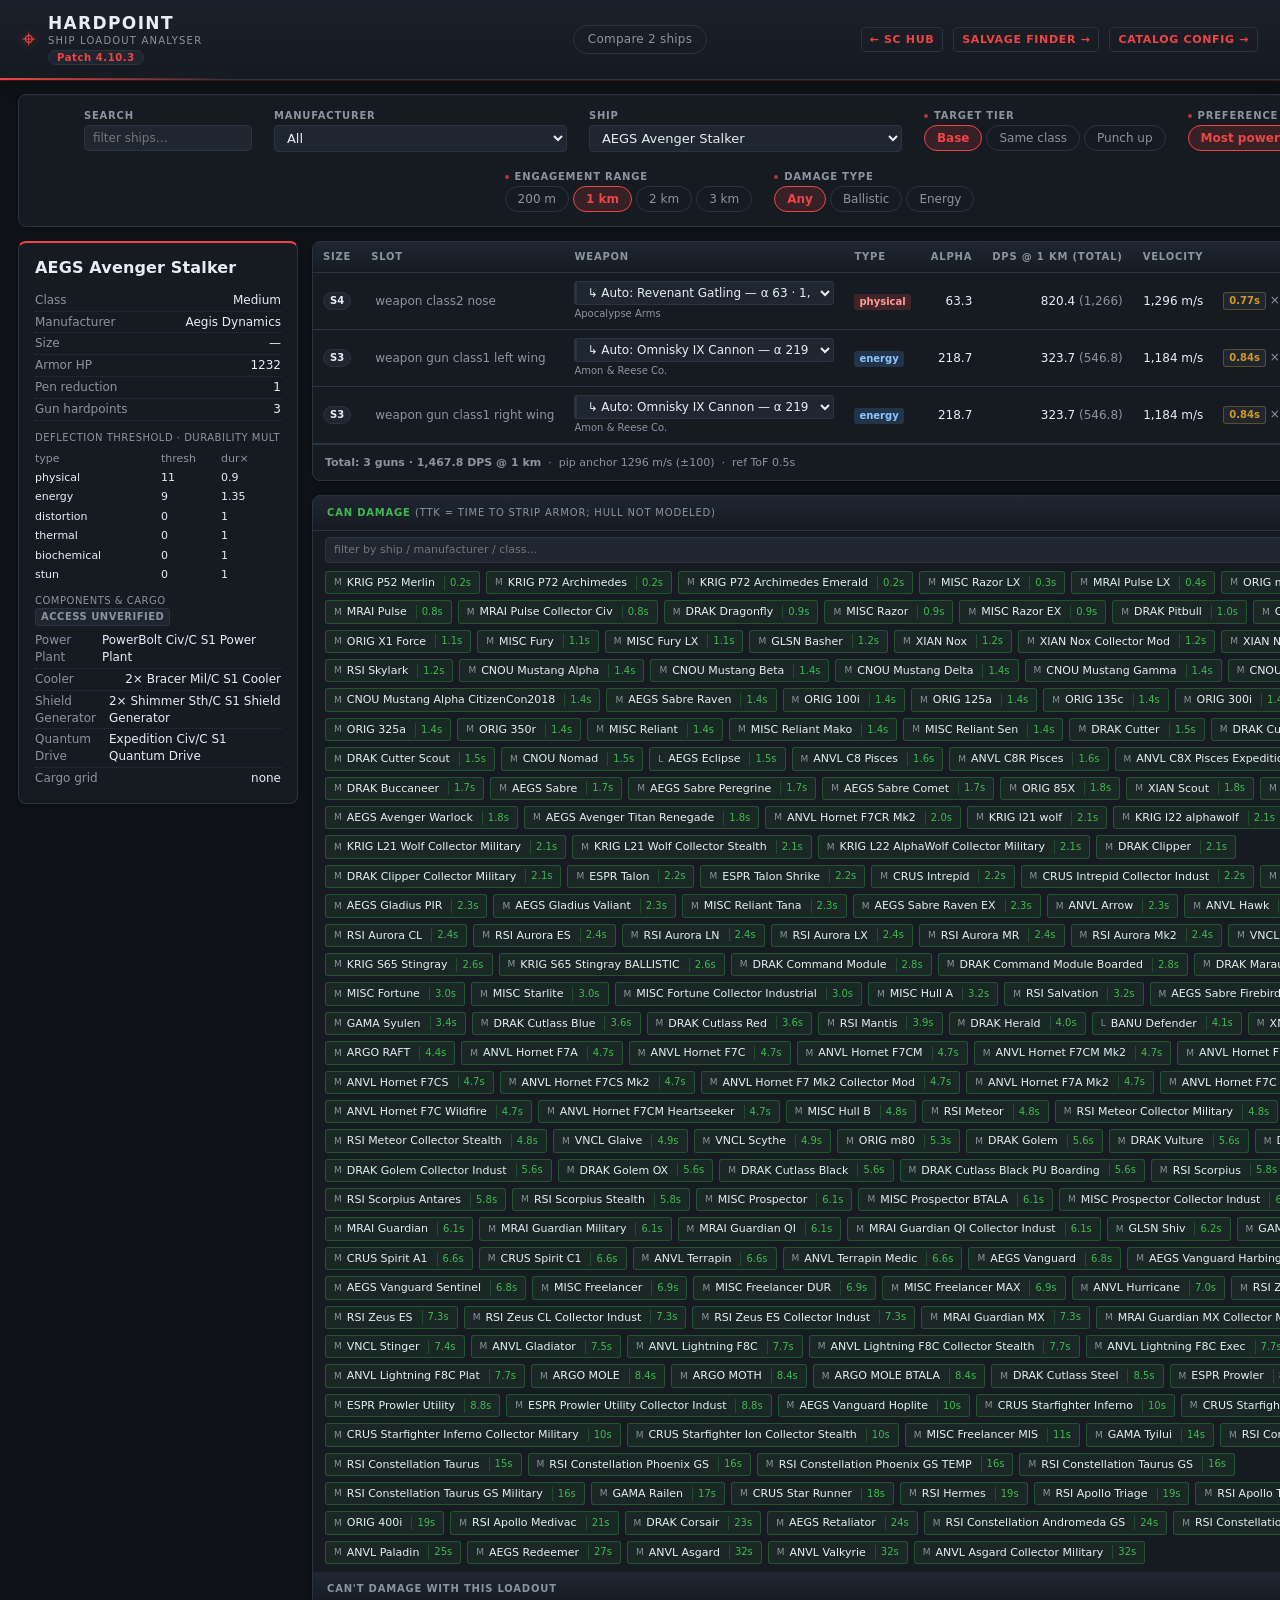
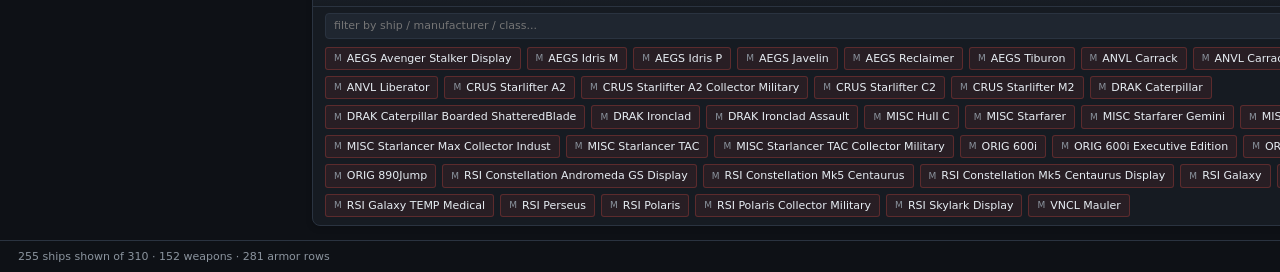
<file: website/index.html>
<!doctype html>
<html lang="en">
<head>
  <meta charset="utf-8" />
  <meta name="viewport" content="width=device-width, initial-scale=1" />
  <title>SC Loadout (v1)</title>
  <link rel="stylesheet" href="style.css" />
</head>
<body>
  <header class="site-header">
    <div class="brand">
      <span class="brand-logo">⌖</span>
      <div class="brand-stack">
        <h1>HARDPOINT</h1>
        <span class="brand-sub">Ship Loadout Analyser</span>
        <span class="patch-badge" id="currentPatch" title="Game data patch"></span>
      </div>
    </div>
    <label class="vs-pill">
      <input type="checkbox" id="vs-toggle" />
      <span>Compare 2 ships</span>
    </label>
    <div class="header-actions">
      <a href="https://seeknd.github.io/sc-hub/" class="config-link hub-back" title="Back to SC Hub">← SC Hub</a>
      <a href="salvage.html" class="config-link">Salvage finder →</a>
      <a href="catalog.html" class="config-link">Catalog config →</a>
    </div>
  </header>

  <!-- Per-panel HTML is rendered from this template (left is inserted on load;
       right is cloned on demand so radio-name suffixes get rewritten per side). -->
  <template id="panel-template">
    <article class="panel" data-side="">
      <div class="panel-controls">
        <label class="control">
          <span class="control-label">Search</span>
          <input type="search" class="ship-search" placeholder="filter ships…" autocomplete="off" />
        </label>
        <label class="control">
          <span class="control-label">Manufacturer</span>
          <select class="mfg-filter" autocomplete="off">
            <option value="">All</option>
          </select>
        </label>
        <label class="control">
          <span class="control-label">Ship</span>
          <select class="ship-pick" autocomplete="off"></select>
        </label>
        <fieldset class="control">
          <legend class="control-label">Target tier</legend>
          <div class="pills">
            <label><input type="radio" name="mode" value="base" checked /> Base</label>
            <label><input type="radio" name="mode" value="same" /> Same class</label>
            <label><input type="radio" name="mode" value="up"   /> Punch up</label>
          </div>
        </fieldset>
        <fieldset class="control">
          <legend class="control-label">Preference</legend>
          <div class="pills">
            <label><input type="radio" name="pref" value="power" checked /> Most power</label>
            <label><input type="radio" name="pref" value="pips" /> Closest pips</label>
          </div>
        </fieldset>
        <fieldset class="control">
          <legend class="control-label">Engagement range</legend>
          <div class="pills">
            <label><input type="radio" name="range" value="200"  /> 200 m</label>
            <label><input type="radio" name="range" value="1000" checked /> 1 km</label>
            <label><input type="radio" name="range" value="2000" /> 2 km</label>
            <label><input type="radio" name="range" value="3000" /> 3 km</label>
          </div>
        </fieldset>
        <fieldset class="control">
          <legend class="control-label">Damage type</legend>
          <div class="pills">
            <label><input type="radio" name="dmgtype" value="any" checked /> Any</label>
            <label><input type="radio" name="dmgtype" value="ballistic" /> Ballistic</label>
            <label><input type="radio" name="dmgtype" value="energy" /> Energy</label>
          </div>
        </fieldset>
      </div>
      <aside class="ship-info"></aside>
      <div class="content-column">
        <section class="loadout-box"></section>
        <section class="vulnerability-box"></section>
      </div>
    </article>
  </template>

  <main class="panels"></main>

  <footer>
    <div id="status" class="muted"></div>
  </footer>

  <script src="app.js"></script>
  <script src="shopping.js"></script>
</body>
</html>
</file>
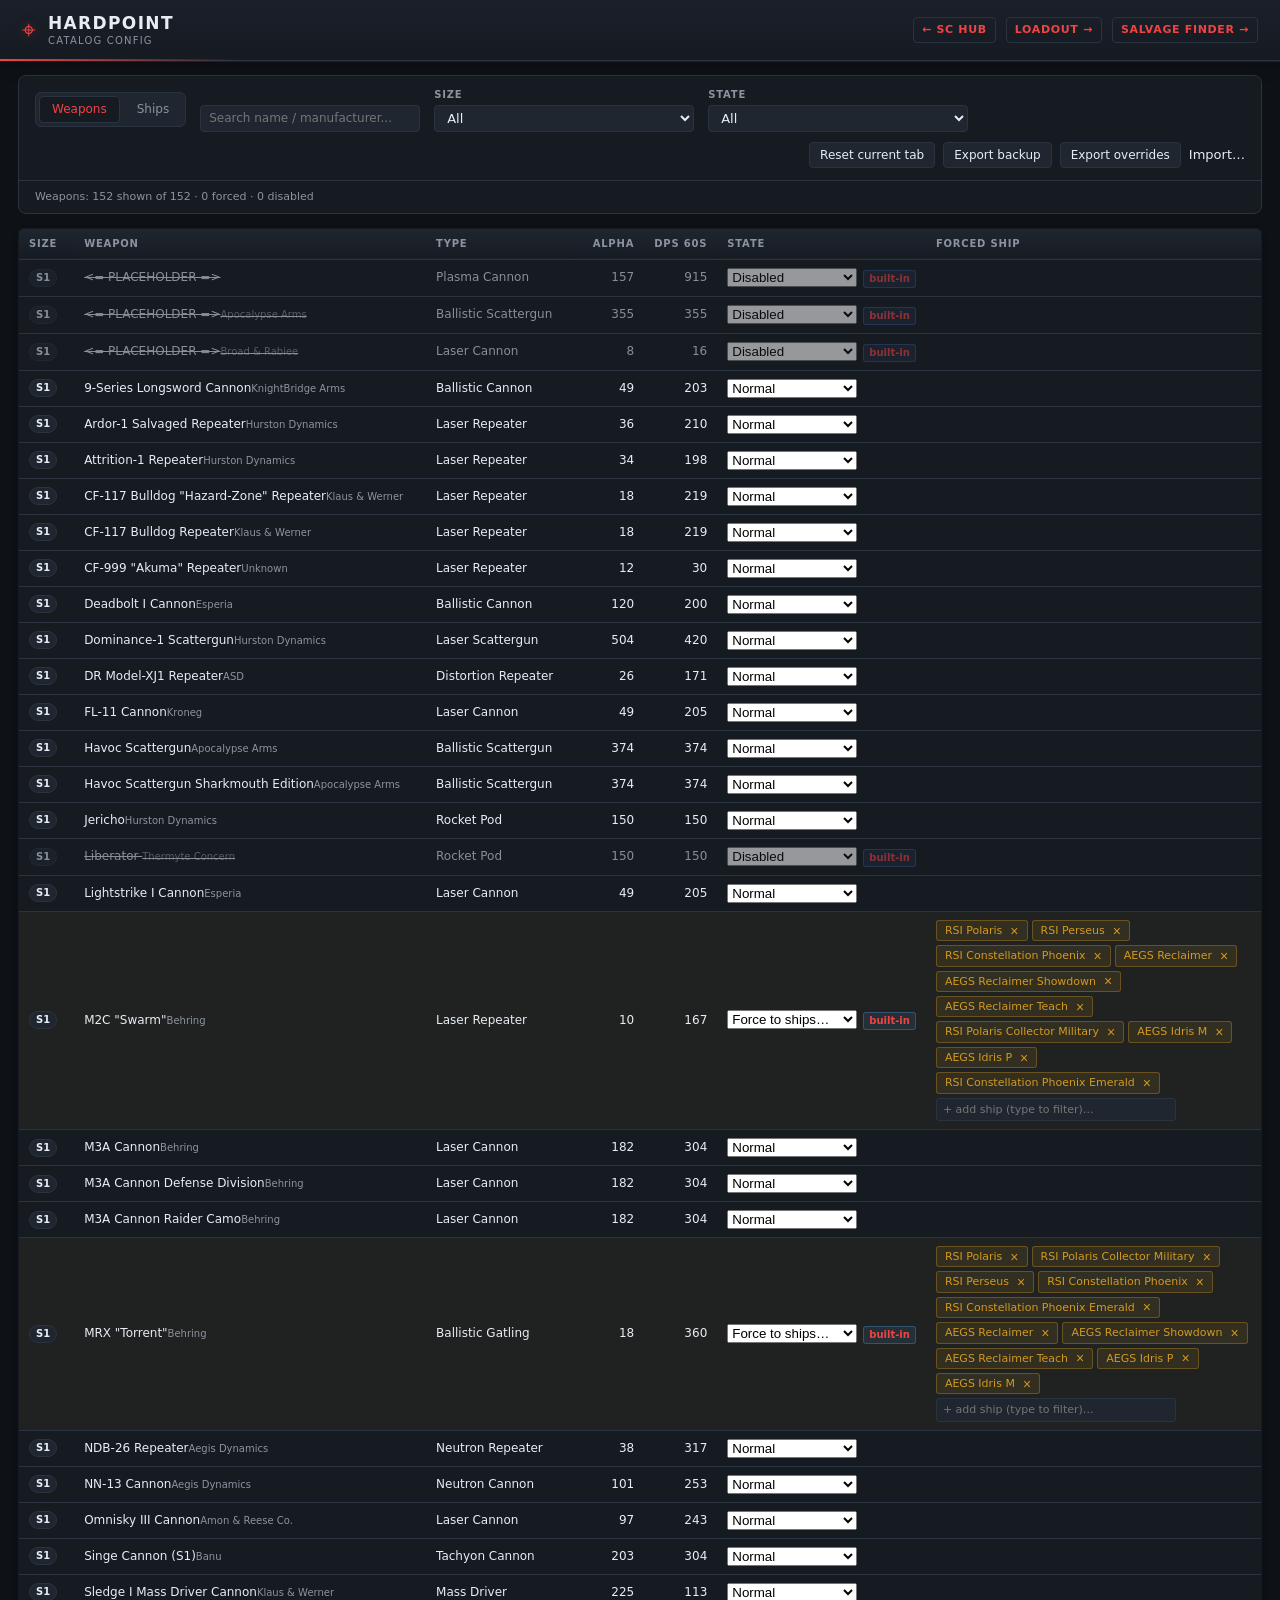
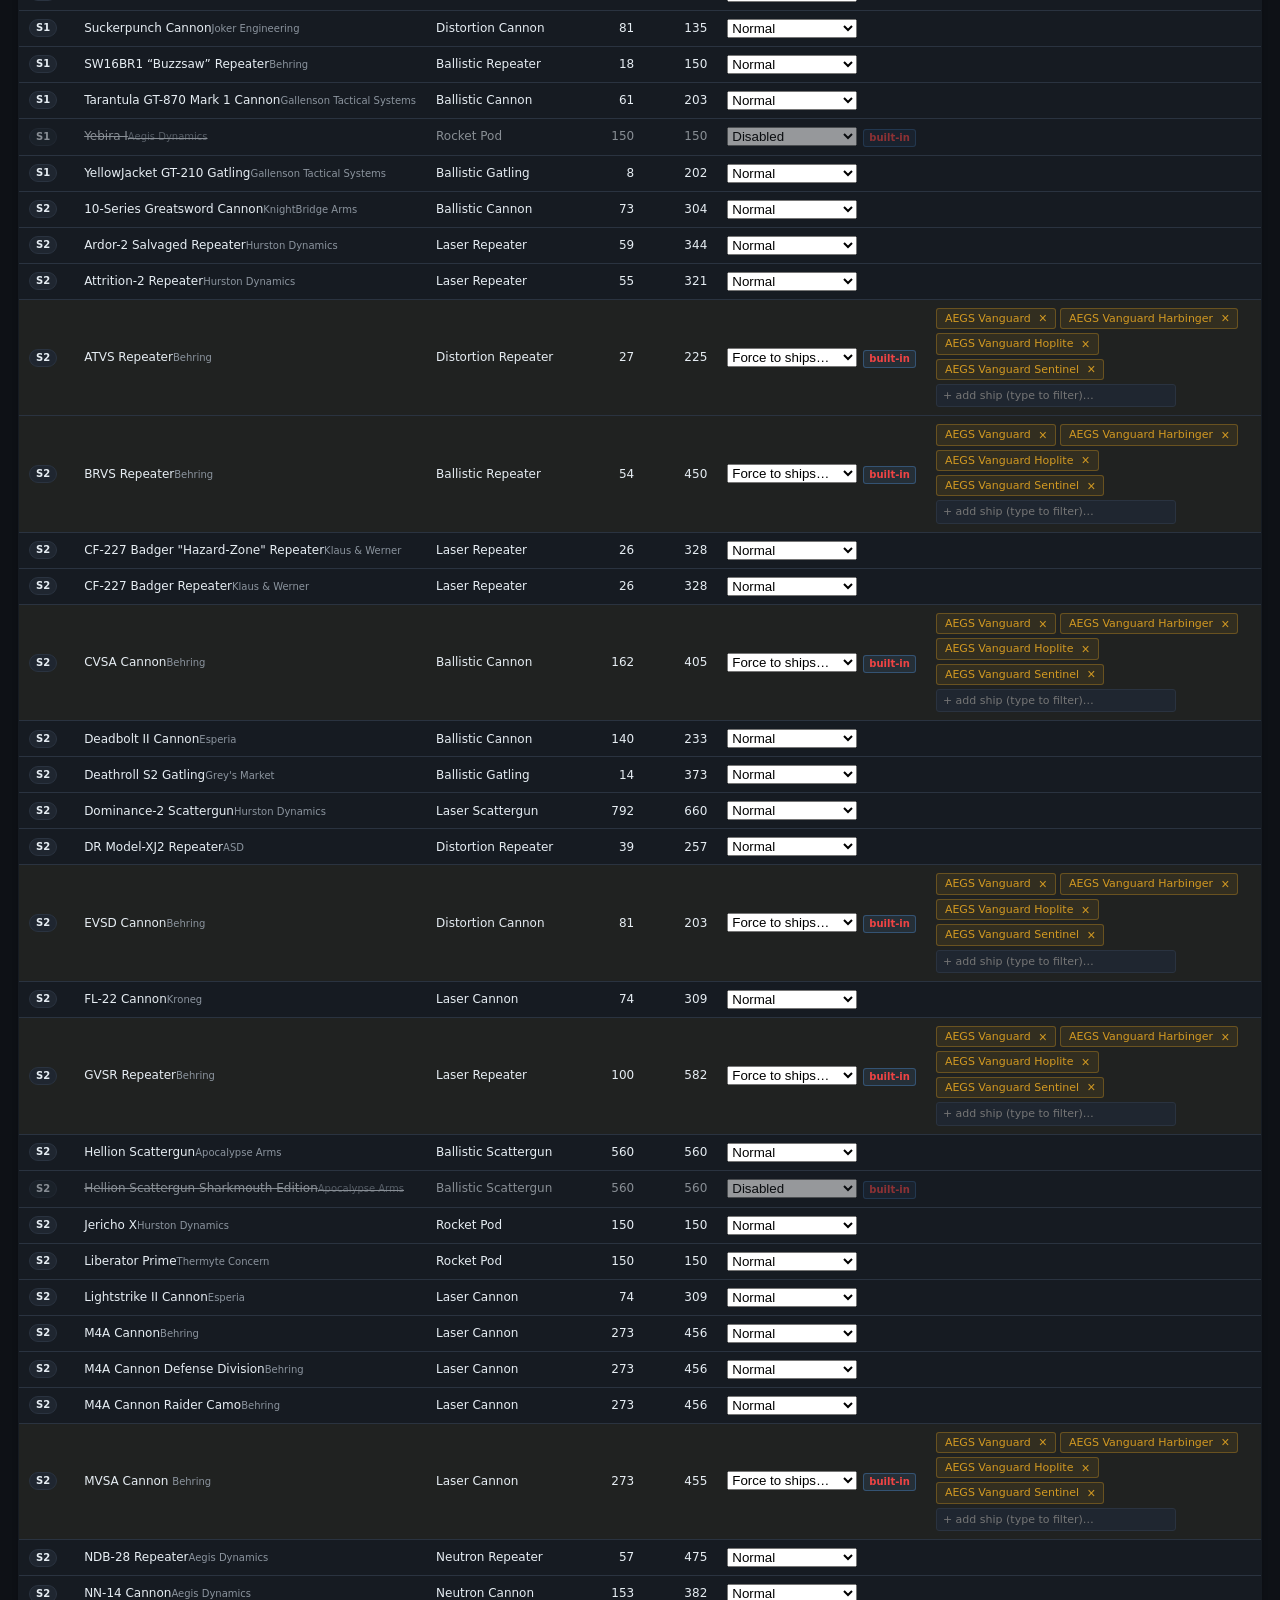
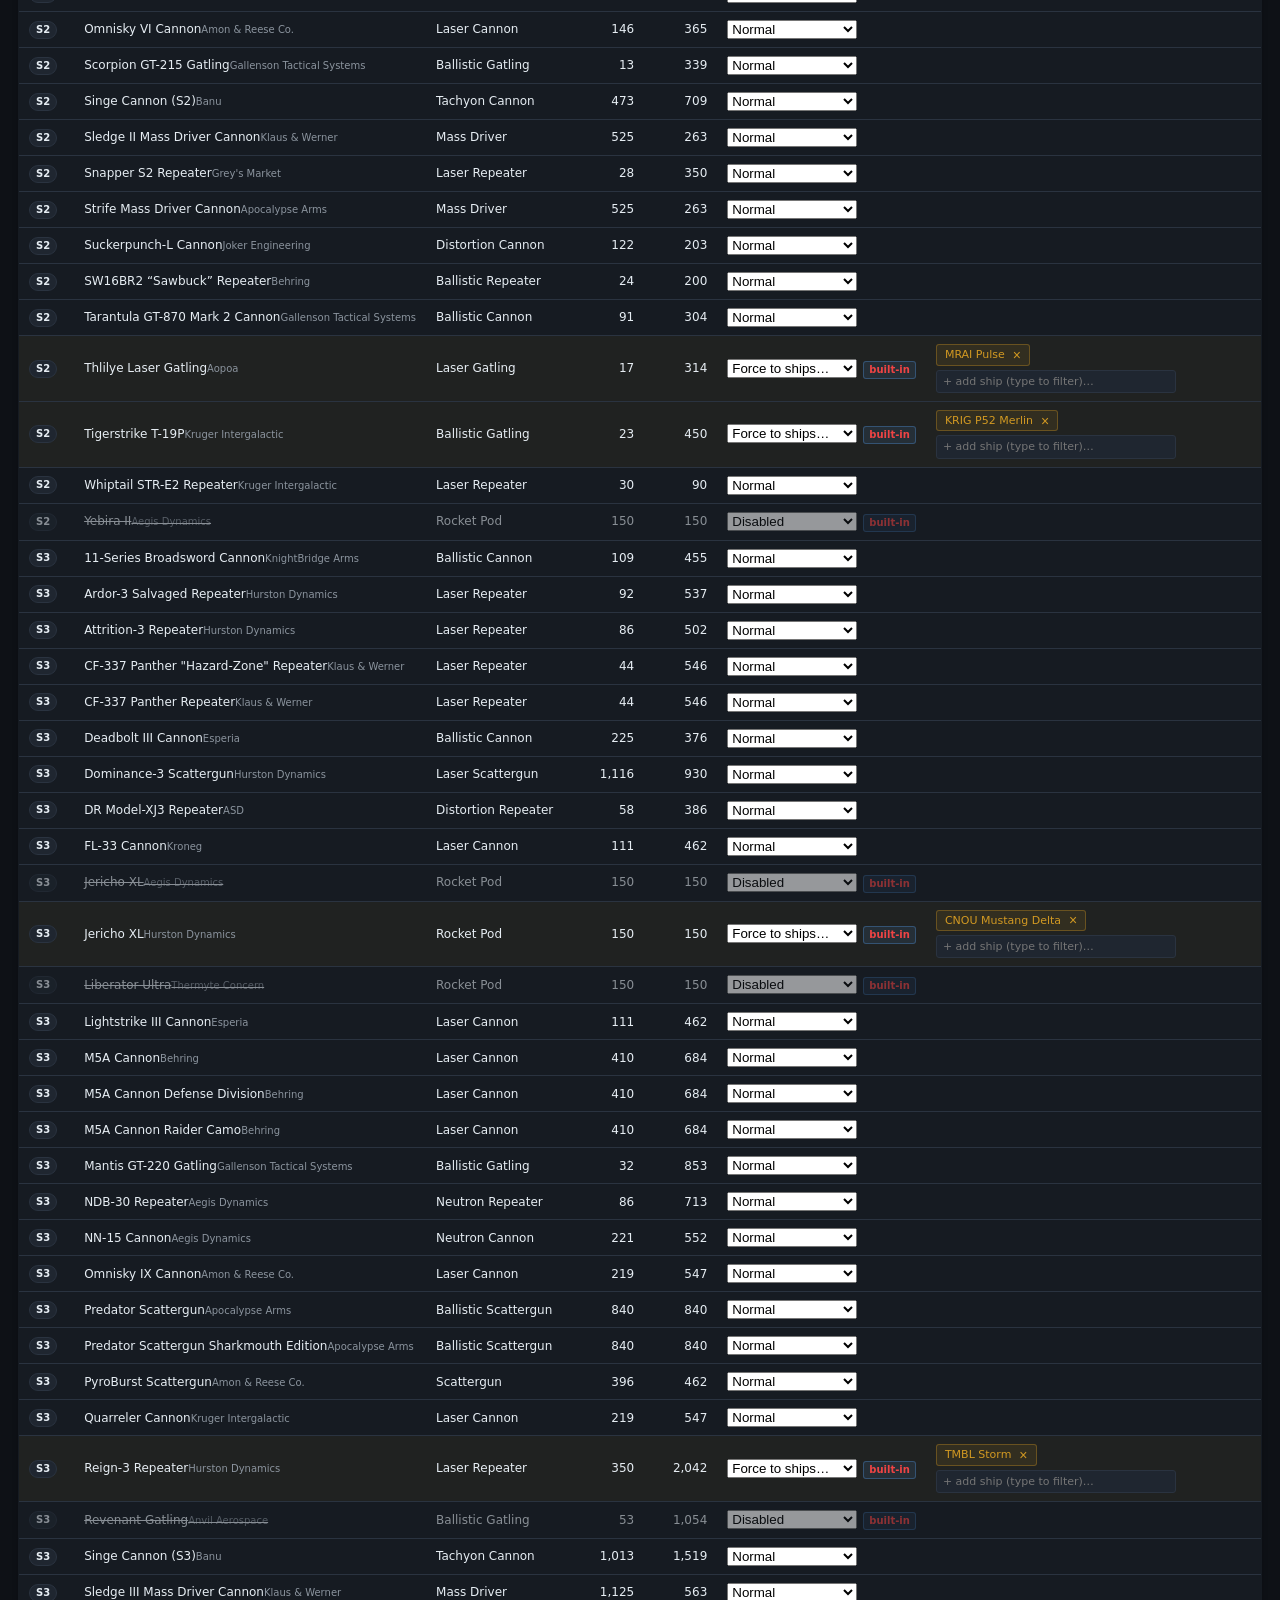
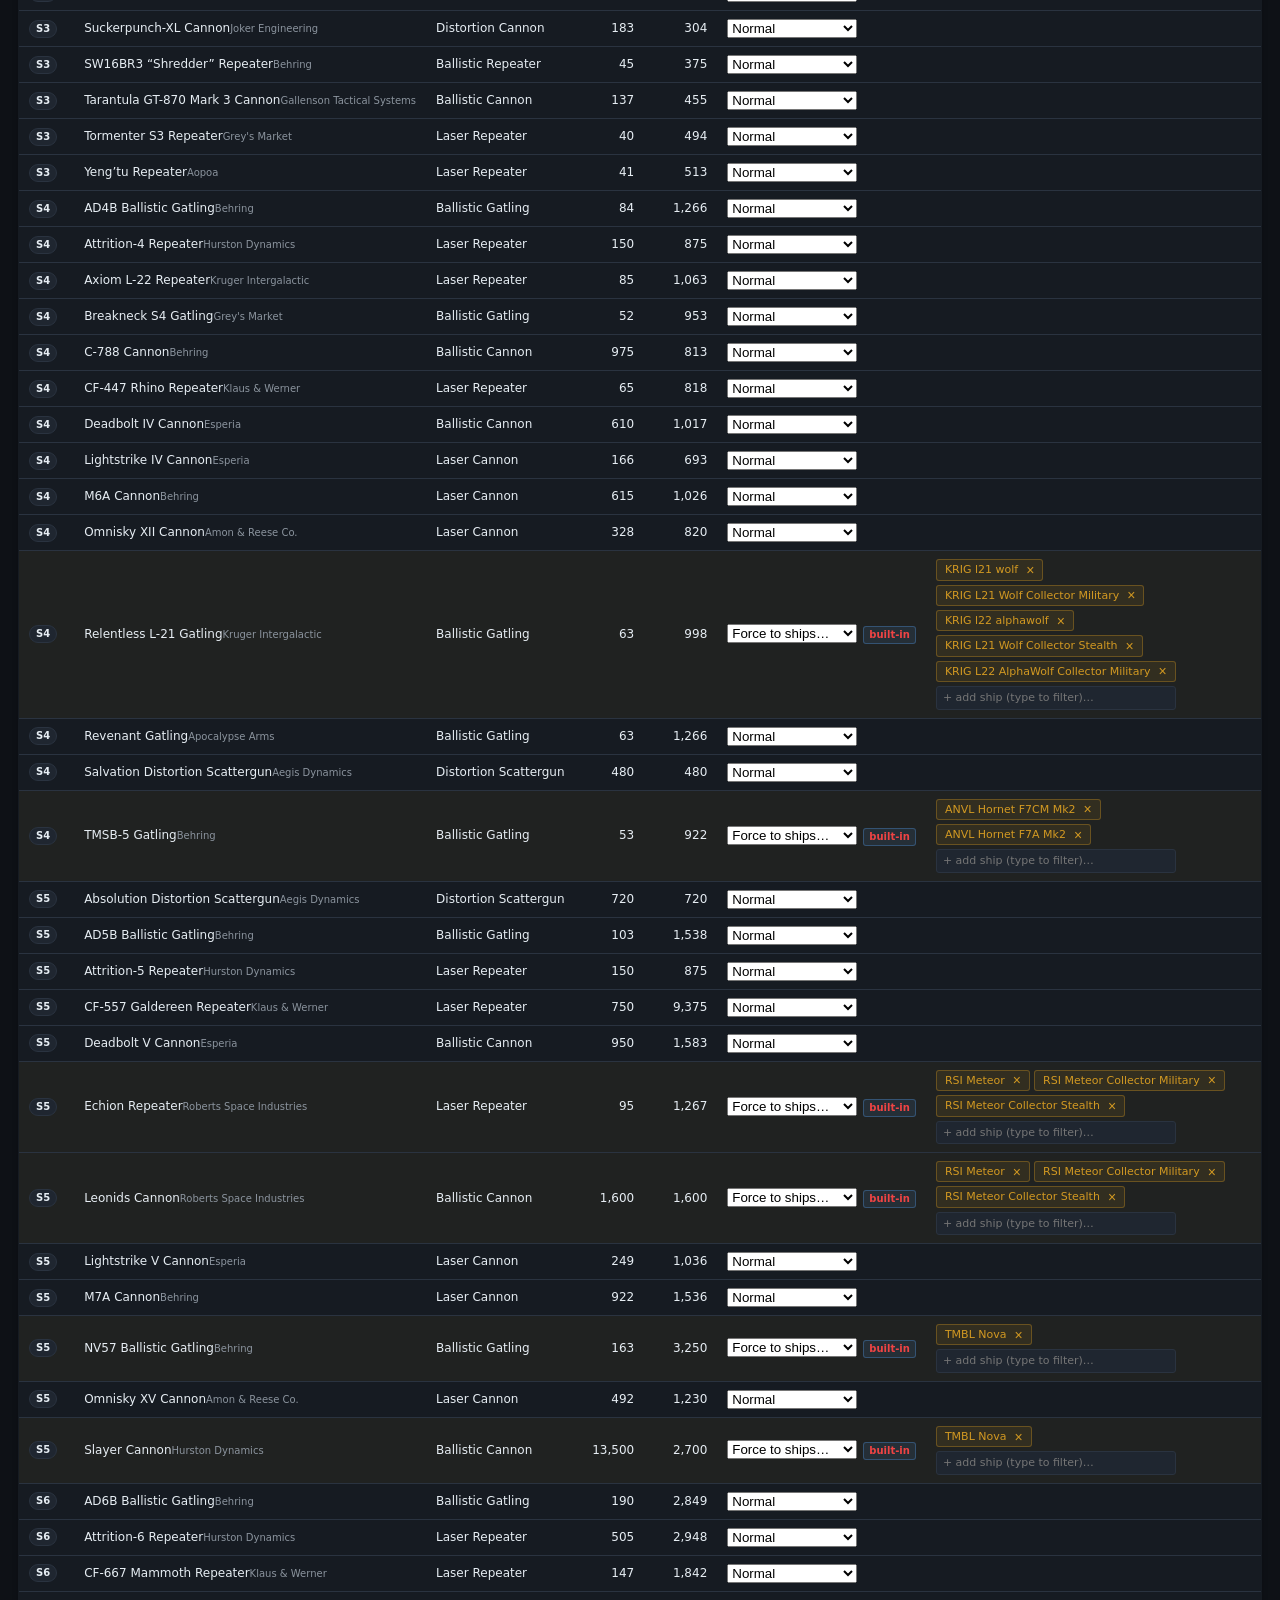
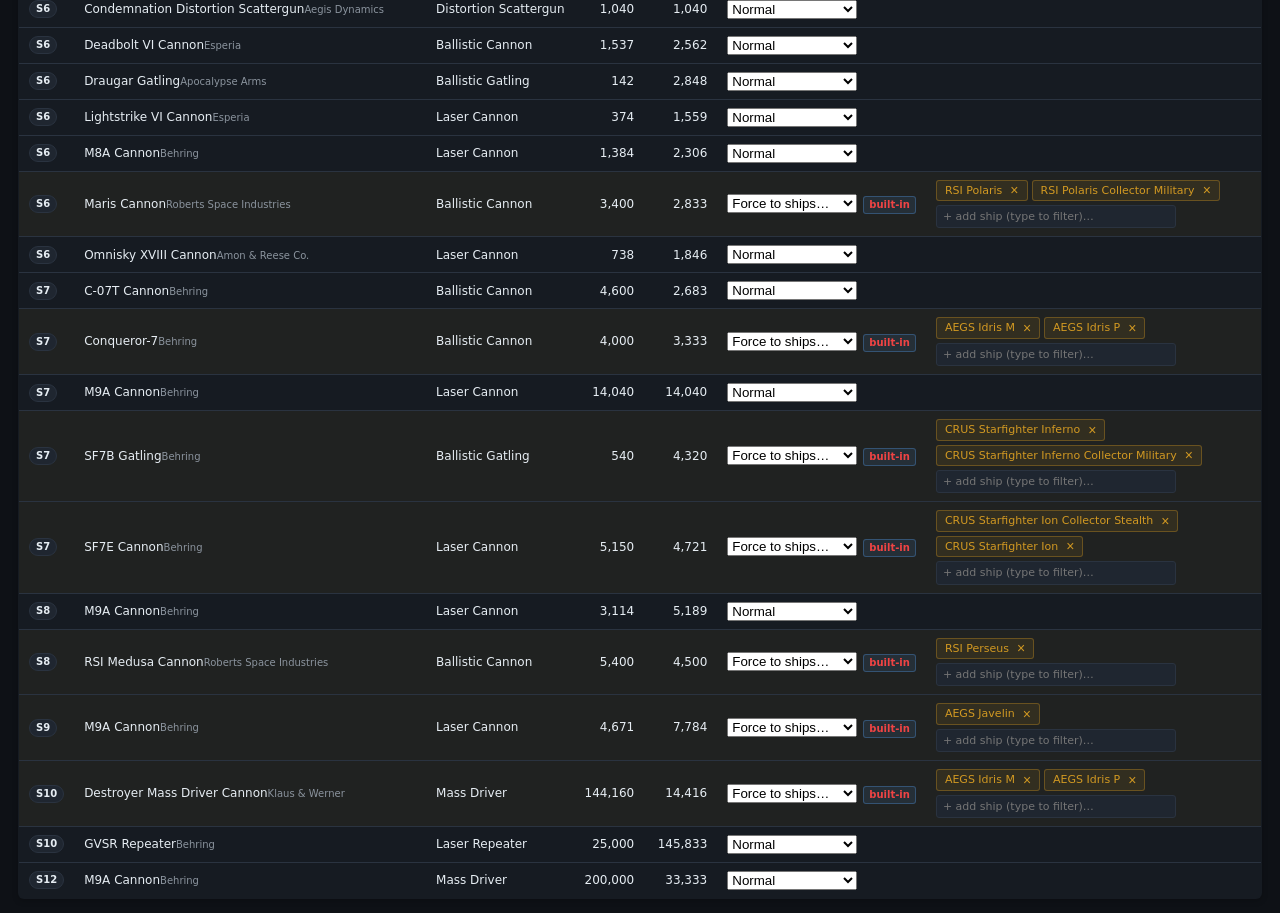
<file: website/catalog.html>
<!doctype html>
<html lang="en">
<head>
  <meta charset="utf-8" />
  <meta name="viewport" content="width=device-width, initial-scale=1" />
  <title>Catalog — SC Loadout</title>
  <link rel="stylesheet" href="style.css" />
</head>
<body>
  <header class="site-header">
    <div class="brand">
      <span class="brand-logo">⌖</span>
      <div class="brand-stack">
        <h1>HARDPOINT</h1>
        <span class="brand-sub">Catalog Config</span>
      </div>
    </div>
    <div class="header-actions">
      <a href="https://seeknd.github.io/sc-hub/" class="config-link hub-back" title="Back to SC Hub">← SC Hub</a>
      <a href="index.html" class="config-link">Loadout →</a>
      <a href="salvage.html" class="config-link">Salvage finder →</a>
    </div>
  </header>

  <main class="config-main">
    <section class="card toolbar-card">
      <div class="card-toolbar">
        <div class="tabs">
          <button class="tab-btn active" data-tab="weapons">Weapons</button>
          <button class="tab-btn" data-tab="ships">Ships</button>
        </div>
        <input type="search" id="search" placeholder="Search name / manufacturer..." />
        <label class="control tab-only-weapons">
          <span class="control-label">Size</span>
          <select id="size-filter">
            <option value="">All</option>
            <option value="0">S0</option>
            <option value="1">S1</option>
            <option value="2">S2</option>
            <option value="3">S3</option>
            <option value="4">S4</option>
            <option value="5">S5</option>
            <option value="6">S6</option>
            <option value="7">S7</option>
            <option value="8">S8</option>
            <option value="9">S9</option>
            <option value="10">S10</option>
          </select>
        </label>
        <label class="control">
          <span class="control-label">State</span>
          <select id="state-filter">
            <option value="">All</option>
            <option value="normal">Normal only</option>
            <option value="forced" class="tab-only-weapons">Forced only</option>
            <option value="disabled">Disabled only</option>
          </select>
        </label>
        <div class="toolbar-actions">
          <button id="reset-all" class="btn">Reset current tab</button>
          <button id="export-backup-btn"   class="btn" title="Full backup — all your config in a dated JSON file">Export backup</button>
          <button id="export-override-btn" class="btn" title="Download only the actionable overrides (smaller, sharable file)">Export overrides</button>
          <label class="btn" for="import-input" title="Restore from a backup or overrides file">Import…</label>
          <input type="file" id="import-input" accept="application/json" hidden />
        </div>
      </div>
      <div id="status" class="muted toolbar-status"></div>
    </section>
    <section id="catalog-table"></section>
  </main>

  <script src="catalog.js"></script>
</body>
</html>
</file>
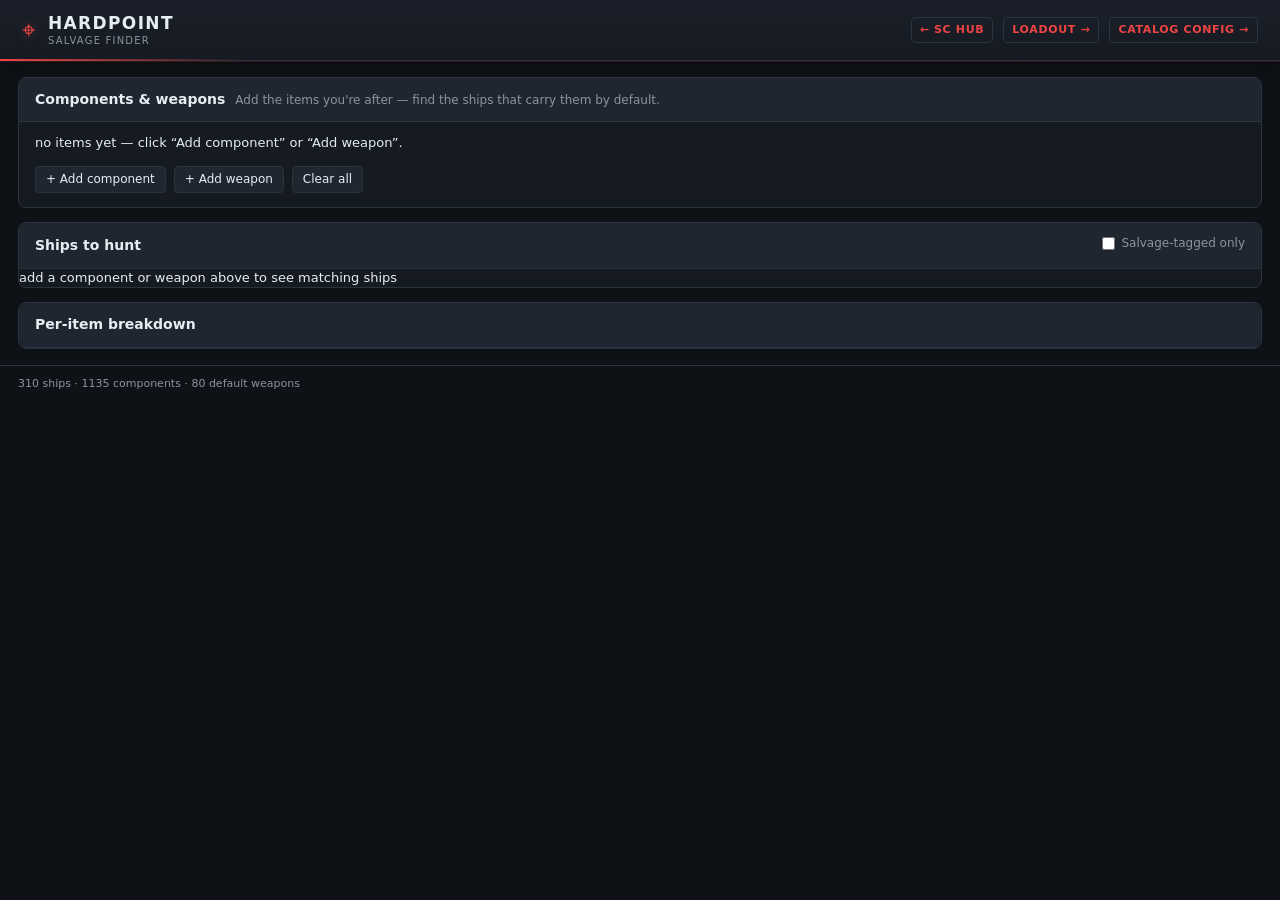
<file: website/salvage.html>
<!doctype html>
<html lang="en">
<head>
  <meta charset="utf-8" />
  <meta name="viewport" content="width=device-width, initial-scale=1" />
  <title>Salvage Finder — Hardpoint</title>
  <link rel="stylesheet" href="style.css" />
</head>
<body>
  <header class="site-header">
    <div class="brand">
      <span class="brand-logo">⌖</span>
      <div class="brand-stack">
        <h1>HARDPOINT</h1>
        <span class="brand-sub">Salvage Finder</span>
      </div>
    </div>
    <div class="header-actions">
      <a href="https://seeknd.github.io/sc-hub/" class="config-link hub-back" title="Back to SC Hub">← SC Hub</a>
      <a href="index.html" class="config-link">Loadout →</a>
      <a href="catalog.html" class="config-link">Catalog config →</a>
    </div>
  </header>

  <main class="salvage-main">
    <section class="card req-card">
      <div class="card-head">
        <h2>Components &amp; weapons</h2>
        <span class="muted">Add the items you're after — find the ships that carry them by default.</span>
      </div>
      <div id="req-rows"></div>
      <div class="req-actions">
        <button id="add-component" class="btn">+ Add component</button>
        <button id="add-weapon" class="btn">+ Add weapon</button>
        <button id="clear-req" class="btn">Clear all</button>
      </div>
    </section>

    <section class="card" id="results-card">
      <div class="card-head">
        <h2>Ships to hunt</h2>
        <span class="muted" id="results-summary"></span>
        <label class="salvage-only-toggle" title="Show only ships you've flagged as salvageable">
          <input type="checkbox" id="salvage-only" />
          <span>Salvage-tagged only</span>
        </label>
      </div>
      <div id="results"></div>
    </section>

    <section class="card" id="breakdown-card">
      <div class="card-head"><h2>Per-item breakdown</h2></div>
      <div id="breakdown"></div>
    </section>
  </main>

  <footer class="site-footer">
    <span class="muted" id="status"></span>
  </footer>

  <script src="salvage.js"></script>
</body>
</html>
</file>
<file: website/style.css>
/* Layout & theme — dark, dense, table-first.
   Single file. No deps. */

:root {
  --bg:        #0e1116;
  --panel:     #161b22;
  --panel-2:   #1f2630;
  --border:    #2a3340;
  --text:      #e6edf3;
  --text-dim:  #8b949e;
  --accent:    #ef4444;
  --good:      #3fb950;
  --bad:       #f85149;
  --warn:      #d29922;
}

* { box-sizing: border-box; }
html, body { height: 100%; margin: 0; }
body {
  font: 13px/1.4 system-ui, -apple-system, "Segoe UI", sans-serif;
  background: var(--bg);
  color: var(--text);
}

.muted { color: var(--text-dim); }

/* === BRANDED HEADER ===
   Soft gradient panel with an accent underline. Logo glyph + stacked title/subtitle. */
.site-header {
  background: linear-gradient(180deg, #1a1f29 0%, var(--panel) 100%);
  border-bottom: 1px solid var(--border);
  box-shadow: 0 1px 0 rgba(239, 68, 68, 0.18), 0 6px 14px rgba(0, 0, 0, 0.25);
  padding: 14px 22px;
  display: grid;
  grid-template-columns: 1fr auto 1fr;
  align-items: center;
  gap: 18px;
  position: relative;
}
/* Pin to explicit columns so header-actions stays right even on pages with no
   center pill (salvage/catalog have only brand + actions, otherwise the actions
   would fall into the middle `auto` column). */
.site-header .brand     { grid-column: 1; justify-self: start; }
.site-header .vs-pill   { grid-column: 2; justify-self: center; }
.site-header .header-actions {
  grid-column: 3;
  justify-self: end;
  display: inline-flex;
  align-items: center;
  gap: 10px;
}

/* Header wraps gracefully on narrow viewports. */
@media (max-width: 900px) {
  .site-header {
    grid-template-columns: 1fr 1fr;
    row-gap: 12px;
  }
  .site-header .brand          { grid-column: 1 / 2; justify-self: start; }
  .site-header .header-actions { grid-column: 2 / 3; justify-self: end; }
  .site-header .vs-pill        { grid-column: 1 / -1; justify-self: center; }
}
.site-header::after {
  content: "";
  position: absolute;
  left: 0; right: 0; bottom: -1px;
  height: 2px;
  background: linear-gradient(90deg, var(--accent) 0%, rgba(239, 68, 68, 0.0) 240px);
  pointer-events: none;
}
.brand {
  display: flex;
  align-items: center;
  gap: 12px;
}
.brand-logo {
  font-size: 24px;
  color: var(--accent);
  line-height: 1;
  text-shadow: 0 0 12px rgba(239, 68, 68, 0.35);
}
.brand-stack {
  display: flex;
  flex-direction: column;
  line-height: 1.1;
}
.brand-stack h1 {
  font-size: 17px;
  margin: 0;
  font-weight: 700;
  letter-spacing: 0.08em;
  color: var(--text);
}
.brand-sub {
  font-size: 10px;
  color: var(--text-dim);
  text-transform: uppercase;
  letter-spacing: 0.12em;
  margin-top: 2px;
}
/* Game-data patch tag under the wordmark. Fed from meta.json by app.js;
   the :empty rule hides it cleanly if meta.json is absent (older deploys). */
.patch-badge {
  align-self: flex-start;
  margin-top: 4px;
  font-size: 10px;
  font-weight: 600;
  letter-spacing: 0.06em;
  color: var(--accent);
  background: var(--panel-2);
  border: 1px solid var(--border);
  padding: 1px 8px;
  border-radius: 10px;
}
.patch-badge:empty { display: none; }
/* Shopping-list button in the loadout footer. */
.shop-btn {
  background: transparent;
  border: 1px solid var(--accent);
  color: var(--accent);
  padding: 4px 10px;
  border-radius: 4px;
  font-size: 11px;
  font-weight: 600;
  cursor: pointer;
  white-space: nowrap;
  transition: background 0.12s, color 0.12s;
}
.shop-btn:hover { background: var(--accent); color: #fff; }

.controls { display: flex; flex-wrap: wrap; gap: 14px; align-items: center; }

/* "Compare 2 ships" toggle pill (single, in the header). */
.vs-pill {
  position: relative;
  display: inline-flex;
  align-items: center;
  gap: 6px;
  background: transparent;
  border: 1px solid var(--border);
  color: var(--text-dim);
  padding: 5px 14px;
  border-radius: 16px;
  font-size: 12px;
  font-weight: 500;
  letter-spacing: 0.02em;
  cursor: pointer;
  transition: background 0.12s, border-color 0.12s, color 0.12s;
  white-space: nowrap;
  user-select: none;
}
.vs-pill:hover {
  color: var(--text);
  border-color: var(--text-dim);
}
.vs-pill input[type="checkbox"] {
  position: absolute;
  opacity: 0;
  pointer-events: none;
  width: 0;
  height: 0;
}
.vs-pill:has(input:checked) {
  background: rgba(239, 68, 68, 0.15);
  border-color: var(--accent);
  color: var(--accent);
  font-weight: 600;
}
.vs-pill:has(input:focus-visible) {
  outline: 2px solid var(--accent);
  outline-offset: 2px;
}

/* Pill group inside <fieldset class="control">. The <legend class="control-label"> sits on its own
   line above; the <div class="pills"> below holds the actual pill <label>s in a single horizontal row.
   The native radio inside each label is visually hidden — the label itself IS the pill. */
.pills {
  display: flex;
  flex-wrap: wrap;
  gap: 4px;
}
.pills > label {
  position: relative;
  display: inline-flex;
  align-items: center;
  background: transparent;
  border: 1px solid var(--border);
  color: var(--text-dim);
  padding: 4px 12px;
  border-radius: 14px;
  font-size: 12px;
  cursor: pointer;
  transition: background 0.12s, border-color 0.12s, color 0.12s;
  white-space: nowrap;
  user-select: none;
  line-height: 1.4;
}
.pills > label:hover {
  color: var(--text);
  border-color: var(--text-dim);
}
.pills > label > input[type="radio"] {
  position: absolute;
  opacity: 0;
  pointer-events: none;
  width: 0;
  height: 0;
  margin: 0;
}
.pills > label:has(input:checked) {
  background: rgba(239, 68, 68, 0.15);
  border-color: var(--accent);
  color: var(--accent);
  font-weight: 600;
}
.pills > label:has(input:focus-visible) {
  outline: 2px solid var(--accent);
  outline-offset: 2px;
}

a.config-link {
  color: var(--accent);
  font-size: 11px;
  text-transform: uppercase;
  letter-spacing: 0.06em;
  font-weight: 600;
  text-decoration: none;
  margin-left: auto;
  align-self: center;
  padding: 4px 8px;
  border: 1px solid var(--border);
  border-radius: 4px;
}
a.config-link:hover { border-color: var(--accent); }

/* Weapon configuration page */
button.btn {
  background: var(--panel-2);
  color: var(--text);
  border: 1px solid var(--border);
  padding: 4px 10px;
  border-radius: 4px;
  font: inherit;
  font-size: 12px;
  cursor: pointer;
}
button.btn:hover { border-color: var(--accent); }

input[type="search"] {
  background: var(--panel-2);
  color: var(--text);
  border: 1px solid var(--border);
  padding: 4px 8px;
  border-radius: 4px;
  font: inherit;
  font-size: 12px;
  min-width: 180px;
}
#ship-search { min-width: 180px; }
#mfg-filter  { min-width: 200px; }

.config-main { padding: 14px 18px; }

.tabs {
  display: inline-flex;
  gap: 4px;
  background: var(--panel-2);
  border: 1px solid var(--border);
  border-radius: 6px;
  padding: 3px;
}
.tab-btn {
  background: transparent;
  color: var(--text-dim);
  border: 1px solid transparent;
  border-radius: 4px;
  padding: 4px 12px;
  font: inherit;
  font-size: 12px;
  cursor: pointer;
}
.tab-btn:hover { color: var(--text); }
.tab-btn.active {
  background: var(--panel);
  color: var(--accent);
  border-color: var(--border);
}

table.cfg-table {
  width: 100%;
  background: var(--panel);
  border: 1px solid var(--border);
  border-radius: 6px;
  overflow: hidden;
}
table.cfg-table td select { min-width: 130px; }
table.cfg-table tr.state-forced   { background: rgba(210,153,34,0.05); }
table.cfg-table tr.state-disabled { opacity: 0.55; }
table.cfg-table tr.state-disabled td.weapon-name { text-decoration: line-through; }
table.cfg-table tr.has-override   { background: rgba(239,68,68,0.04); }

table.ships-cfg-table .ship-note { width: 100%; min-width: 140px; }
table.ships-cfg-table .edit-hp-btn.active {
  background: var(--panel);
  border-color: var(--accent);
  color: var(--accent);
}

/* Inline hardpoint editor */
tr.hp-editor-row > td {
  background: var(--panel-2);
  padding: 14px 18px;
  border-bottom: 2px solid var(--accent);
}
.hp-editor-header { margin-bottom: 10px; font-size: 12px; }
.hp-editor-header .muted { margin-left: 8px; font-weight: 400; }
table.hp-edit-table {
  width: 100%;
  border-collapse: collapse;
  background: var(--panel);
  border: 1px solid var(--border);
  border-radius: 4px;
  overflow: hidden;
  margin-bottom: 10px;
}
table.hp-edit-table th, table.hp-edit-table td {
  padding: 6px 10px;
  font-size: 12px;
  text-align: left;
  border-bottom: 1px solid var(--border);
}
table.hp-edit-table thead th {
  background: var(--panel-2);
  font-size: 10px;
  color: var(--text-dim);
  text-transform: uppercase;
}
table.hp-edit-table input,
table.hp-edit-table select {
  background: var(--panel-2);
  color: var(--text);
  border: 1px solid var(--border);
  border-radius: 3px;
  padding: 3px 6px;
  font: inherit;
  font-size: 12px;
}
table.hp-edit-table .hp-port  { width: 280px; }
table.hp-edit-table .hp-count { width: 60px; text-align: right; }
table.hp-edit-table .hp-size  { width: 70px; }
table.hp-edit-table .hp-type  { width: 100px; }
table.hp-edit-table .hp-del {
  padding: 2px 8px;
  background: rgba(248,81,73,0.08);
  border-color: rgba(248,81,73,0.25);
  color: var(--bad);
}

.hp-editor-actions { display: flex; gap: 8px; flex-wrap: wrap; }
.hp-editor-actions .hp-save  { background: rgba(63,185,80,0.15); border-color: rgba(63,185,80,0.40); color: var(--good); }
.hp-editor-actions .hp-reset { background: rgba(210,153,34,0.10); border-color: rgba(210,153,34,0.35); color: var(--warn); }

/* Forced-to-ships chips (weapons tab) */
.ship-chips {
  display: flex;
  flex-wrap: wrap;
  gap: 4px;
  margin-bottom: 4px;
}
.ship-chip {
  display: inline-flex;
  align-items: center;
  gap: 4px;
  background: rgba(210,153,34,0.10);
  border: 1px solid rgba(210,153,34,0.35);
  color: var(--warn);
  border-radius: 3px;
  padding: 2px 4px 2px 8px;
  font-size: 11px;
}
.ship-chip-x {
  background: transparent;
  border: none;
  color: var(--warn);
  font-size: 14px;
  cursor: pointer;
  padding: 0 4px;
  line-height: 1;
}
.ship-chip-x:hover { color: var(--bad); }
.weapon-ship-add {
  min-width: 240px;
  background: var(--panel-2);
  color: var(--text);
  border: 1px solid var(--border);
  border-radius: 3px;
  padding: 3px 6px;
  font: inherit;
  font-size: 11px;
}
.weapon-ship-add:focus { border-color: var(--accent); outline: none; }

.control {
  display: flex;
  flex-direction: column;
  gap: 2px;
  border: none;
  padding: 0;
  margin: 0;
}
.control-label {
  font-size: 10px;
  text-transform: uppercase;
  letter-spacing: 0.08em;
  color: var(--text-dim);
  font-weight: 600;
}
fieldset.control > legend.control-label {
  position: relative;
  padding-left: 10px;
}
fieldset.control > legend.control-label::before {
  content: "";
  position: absolute;
  left: 0;
  top: 50%;
  transform: translateY(-50%);
  width: 4px;
  height: 4px;
  border-radius: 50%;
  background: var(--accent);
  opacity: 0.7;
}
.control select {
  background: var(--panel-2);
  color: var(--text);
  border: 1px solid var(--border);
  padding: 4px 8px;
  border-radius: 4px;
  font: inherit;
  min-width: 260px;
}
fieldset.control { gap: 4px; }
fieldset.control > legend { padding: 0; }

main.panels {
  display: grid;
  grid-template-columns: 1fr;
  gap: 14px;
  padding: 14px 18px;
  align-items: stretch;
}
body.vs-mode main.panels { grid-template-columns: 1fr 1fr; }

.panel {
  display: grid;
  grid-template-columns: 280px 1fr;
  gap: 14px;
  align-items: start;
}
.panel[data-side="right"] { display: none; }
body.vs-mode .panel[data-side="right"] { display: grid; }

.panel-controls {
  grid-column: 1 / -1;
  background: var(--panel);
  border: 1px solid var(--border);
  border-radius: 8px;
  padding: 14px 16px;
  display: flex;
  flex-wrap: wrap;
  align-items: flex-start;
  justify-content: center;
  gap: 18px 22px;
  box-shadow: 0 1px 0 rgba(255, 255, 255, 0.02) inset, 0 2px 6px rgba(0, 0, 0, 0.2);
}
.panel-controls > .control {
  align-items: flex-start;
}
.panel-controls > fieldset.control {
  display: flex;
  flex-direction: column;
  align-items: flex-start;
  gap: 6px;
  border: 0;
  padding: 0;
  margin: 0;
}
.panel-controls > fieldset.control > legend.control-label {
  margin-bottom: 2px;
}
.panel-controls .control select,
.panel-controls .control input[type="search"] { min-width: 160px; }
body.vs-mode .panel-controls .control select,
body.vs-mode .panel-controls .control input[type="search"] { min-width: 120px; }

.ship-info {
  background: var(--panel);
  border: 1px solid var(--border);
  border-top: 2px solid var(--accent);
  border-radius: 8px;
  padding: 14px 16px;
  font-size: 12px;
  box-shadow: 0 1px 0 rgba(255, 255, 255, 0.02) inset, 0 2px 6px rgba(0, 0, 0, 0.2);
}
.ship-info h2 {
  margin: 0 0 10px 0;
  font-size: 16px;
  font-weight: 700;
  letter-spacing: 0.01em;
  color: var(--text);
}
.ship-info .stat {
  display: flex;
  justify-content: space-between;
  padding: 2px 0;
  border-bottom: 1px dotted var(--border);
}
.ship-info .stat:last-child { border-bottom: 0; }
.ship-info .stat .k { color: var(--text-dim); }
.ship-info .section-title {
  margin: 10px 0 4px 0;
  font-size: 10px;
  text-transform: uppercase;
  letter-spacing: 0.05em;
  color: var(--text-dim);
}
.ship-info .dmg-row {
  display: grid;
  grid-template-columns: 1fr 60px 60px;
  font-size: 11px;
  padding: 2px 0;
}
.ship-info .dmg-row .h { color: var(--text-dim); }

.content-column { display: flex; flex-direction: column; gap: 14px; }

.loadout-box, .vulnerability-box {
  background: var(--panel);
  border: 1px solid var(--border);
  border-radius: 8px;
  overflow: hidden;
  box-shadow: 0 1px 0 rgba(255, 255, 255, 0.02) inset, 0 2px 6px rgba(0, 0, 0, 0.2);
}

.vulnerability-box .header-row {
  padding: 10px 14px;
  background: linear-gradient(180deg, var(--panel-2) 0%, var(--panel) 100%);
  font-size: 10px;
  font-weight: 600;
  text-transform: uppercase;
  letter-spacing: 0.08em;
  color: var(--text-dim);
  display: flex;
  justify-content: space-between;
  align-items: center;
  border-bottom: 1px solid var(--border);
}
.vulnerability-box .header-row .count {
  font-weight: 600;
  color: var(--bad);
  text-transform: none;
  letter-spacing: 0;
}
.vulnerability-box .header-row .count.good { color: var(--good); }
.vulnerability-box .list {
  padding: 8px 12px;
  display: flex;
  flex-wrap: wrap;
  gap: 6px;
}
.vulnerability-box .chip {
  display: inline-flex;
  align-items: center;
  gap: 5px;
  background: rgba(248,81,73,0.08);
  border: 1px solid rgba(248,81,73,0.25);
  border-radius: 3px;
  padding: 3px 8px;
  font-size: 11px;
}
.vulnerability-box .chip.good {
  background: rgba(63,185,80,0.08);
  border-color: rgba(63,185,80,0.30);
}
.vulnerability-box .chip .cls {
  font-size: 9px;
  color: var(--text-dim);
  text-transform: uppercase;
}
.vulnerability-box .chip .ttk {
  font-size: 10px;
  font-variant-numeric: tabular-nums;
  color: var(--good);
  margin-left: 4px;
  padding-left: 5px;
  border-left: 1px solid rgba(63,185,80,0.25);
}
.vulnerability-box .header-row.good-row { color: var(--good); }
.vulnerability-box .header-row.good-row .muted { font-weight: 400; }
.vulnerability-box .empty-list {
  padding: 8px 12px;
  font-size: 11px;
  color: var(--text-dim);
  font-style: italic;
}
.vulnerability-box .vuln-filter-row {
  padding: 6px 12px 0;
}
.vulnerability-box .vuln-filter {
  width: 100%;
  background: var(--panel-2);
  color: var(--text);
  border: 1px solid var(--border);
  border-radius: 4px;
  padding: 4px 8px;
  font: inherit;
  font-size: 11px;
  min-width: 0;
}
.vulnerability-box .vuln-filter:focus { border-color: var(--accent); outline: none; }

table.loadout {
  width: 100%;
  border-collapse: collapse;
  font-size: 12px;
}
table.loadout th, table.loadout td {
  padding: 8px 10px;
  text-align: left;
  border-bottom: 1px solid var(--border);
  white-space: nowrap;
}
table.loadout th {
  background: linear-gradient(180deg, var(--panel-2) 0%, var(--panel) 100%);
  color: var(--text-dim);
  font-weight: 600;
  font-size: 10px;
  text-transform: uppercase;
  letter-spacing: 0.08em;
  border-bottom: 1px solid var(--border);
}
table.loadout tbody tr:hover { background: rgba(239,68,68,0.05); }
table.loadout th.num,
table.loadout td.num { text-align: right; font-variant-numeric: tabular-nums; }
table.loadout td.weapon-name { font-weight: 500; min-width: 280px; }
table.loadout td.weapon-name .mfg {
  color: var(--text-dim);
  font-size: 10px;
  font-weight: 400;
  margin-top: 2px;
}

select.weapon-picker {
  width: 100%;
  background: var(--panel-2);
  color: var(--text);
  border: 1px solid var(--border);
  border-left-width: 3px;          /* slot for manual-pick accent stripe */
  padding: 3px 6px;
  border-radius: 3px;
  font: inherit;
  font-size: 12px;
}
select.weapon-picker:hover { border-color: var(--accent); }

/* Force dark-theme option list — browsers otherwise default to OS light theme. */
select.weapon-picker option {
  background: var(--panel-2);
  color: var(--text);
}

/* Manual override → amber left-stripe only. No bg tint (which makes options unreadable). */
table.loadout tr.manual-pick td.weapon-name select.weapon-picker {
  border-left-color: var(--warn);
}
table.loadout .slot-type {
  text-transform: uppercase;
  font-size: 10px;
  color: var(--text-dim);
  letter-spacing: 0.05em;
}
table.loadout .size-pill {
  display: inline-block;
  background: var(--panel-2);
  border: 1px solid var(--border);
  padding: 1px 6px;
  border-radius: 999px;
  font-size: 10px;
  font-weight: 600;
}
table.loadout .slot-mult {
  display: inline-block;
  font-weight: 600;
  color: var(--accent);
  margin-right: 4px;
}
table.loadout .dtype {
  display: inline-block;
  padding: 1px 5px;
  border-radius: 3px;
  font-size: 10px;
  font-weight: 600;
}
.dtype.physical   { background: rgba(248,81,73,0.18);  color: #ff9b94; }
.dtype.energy     { background: rgba(88,166,255,0.18); color: #8cc4ff; }
.dtype.distortion { background: rgba(210,153,34,0.18); color: #ffce6e; }
.dtype.unknown    { background: var(--panel-2);        color: var(--text-dim); }

.tag {
  display: inline-block;
  padding: 1px 5px;
  border-radius: 3px;
  font-size: 10px;
  font-weight: 600;
  background: var(--panel-2);
  border: 1px solid var(--border);
}
.tag.good { color: var(--good); border-color: rgba(63,185,80,0.35); }
.tag.bad  { color: var(--bad);  border-color: rgba(248,81,73,0.35); }
.tag.warn { color: var(--warn); border-color: rgba(210,153,34,0.35); }

.empty {
  padding: 20px;
  color: var(--text-dim);
  text-align: center;
  font-style: italic;
}

footer {
  padding: 8px 18px;
  border-top: 1px solid var(--border);
  font-size: 11px;
}

/* ============================================================
   Salvage Finder page
   ============================================================ */
.salvage-main { padding: 16px 18px; display: flex; flex-direction: column; gap: 14px; }

.card {
  background: var(--panel);
  border: 1px solid var(--border);
  border-radius: 8px;
  overflow: hidden;
}
.card-head {
  display: flex;
  align-items: baseline;
  gap: 10px;
  padding: 12px 16px;
  border-bottom: 1px solid var(--border);
  background: var(--panel-2);
}
.card-head h2 { margin: 0; font-size: 14px; font-weight: 600; }
.card-head .muted { font-size: 12px; }

.req-card #req-rows { padding: 12px 16px 4px; display: flex; flex-direction: column; gap: 8px; }
.req-row { display: flex; gap: 8px; align-items: center; }
.req-row select {
  background: var(--panel-2);
  color: var(--text);
  border: 1px solid var(--border);
  border-radius: 4px;
  padding: 5px 8px;
  font: inherit;
  font-size: 12px;
}
.req-row .req-type  { min-width: 180px; }
.req-row .req-class { min-width: 150px; }
.req-row .req-size  { min-width: 110px; }
.req-row .req-del {
  padding: 3px 9px;
  background: rgba(248,81,73,0.08);
  border-color: rgba(248,81,73,0.25);
  color: var(--bad);
}
.req-actions { padding: 10px 16px 14px; display: flex; gap: 8px; }

table.salvage-table { width: 100%; border-collapse: collapse; font-size: 12px; }
table.salvage-table th, table.salvage-table td {
  padding: 8px 12px; text-align: left; border-bottom: 1px solid var(--border); white-space: nowrap;
}
table.salvage-table th {
  background: var(--panel-2); color: var(--text-dim);
  font-size: 10px; text-transform: uppercase; letter-spacing: 0.05em; font-weight: 500;
}
table.salvage-table th.num, table.salvage-table td.num { text-align: right; font-variant-numeric: tabular-nums; }
table.salvage-table tbody tr:hover { background: rgba(239,68,68,0.04); }
table.salvage-table .ship-cell { font-weight: 500; }
table.salvage-table .ship-cell .mfg { color: var(--text-dim); font-size: 10px; font-weight: 400; margin-left: 6px; }
table.salvage-table .cover-yes { color: var(--good); font-weight: 600; }
table.salvage-table .cover-no  { color: var(--text-dim); }

.obj-legend { padding: 8px 12px; font-size: 11px; border-top: 1px solid var(--border); }

.obj-block { padding: 10px 16px; border-bottom: 1px solid var(--border); }
.obj-block:last-child { border-bottom: 0; }
.obj-title { font-size: 12px; margin-bottom: 6px; }
.obj-title .count { color: var(--text-dim); font-size: 11px; margin-left: 6px; }
.obj-block .list { display: flex; flex-wrap: wrap; gap: 6px; }
.obj-block .chip {
  display: inline-flex; align-items: center; gap: 4px;
  background: var(--panel-2); border: 1px solid var(--border);
  border-radius: 3px; padding: 3px 8px; font-size: 11px;
}
.obj-block .chip.good { background: rgba(63,185,80,0.08); border-color: rgba(63,185,80,0.30); }

.site-footer { padding: 10px 18px; border-top: 1px solid var(--border); font-size: 11px; }

.salvage-only-toggle {
  margin-left: auto;
  display: inline-flex;
  align-items: center;
  gap: 6px;
  font-size: 12px;
  color: var(--text-dim);
  cursor: pointer;
  user-select: none;
}
.salvage-only-toggle input { margin: 0; }
.salvage-only-toggle:hover { color: var(--text); }

/* ============================================================
   Catalog page — toolbar card (matches salvage/main card style)
   ============================================================ */
.config-main { display: flex; flex-direction: column; gap: 14px; }
.toolbar-card { overflow: visible; }
.card-toolbar {
  display: flex;
  flex-wrap: wrap;
  align-items: flex-end;
  gap: 10px 14px;
  padding: 12px 16px;
}
.card-toolbar .tabs { align-self: center; }
.card-toolbar input[type="search"] { min-width: 220px; }
.card-toolbar .control { gap: 3px; }
.toolbar-actions {
  margin-left: auto;
  display: flex;
  flex-wrap: wrap;
  gap: 8px;
  align-items: center;
}
.toolbar-status {
  padding: 8px 16px;
  border-top: 1px solid var(--border);
  font-size: 11px;
}
/* The rendered table already carries its own card border via .cfg-table. */
#catalog-table .cfg-table { box-shadow: 0 2px 6px rgba(0,0,0,0.2); }

/* Salvage finder — requirement-row kind label + weapon input */
.req-kind {
  display: inline-flex;
  align-items: center;
  min-width: 84px;
  font-size: 10px;
  text-transform: uppercase;
  letter-spacing: 0.05em;
  color: var(--text-dim);
  border: 1px solid var(--border);
  border-radius: 4px;
  padding: 4px 8px;
  background: var(--panel-2);
}
.req-row.weapon-row .req-kind { color: var(--accent); border-color: rgba(239,68,68,0.30); }
.req-row .req-weapon {
  flex: 1;
  min-width: 240px;
  background: var(--panel-2);
  color: var(--text);
  border: 1px solid var(--border);
  border-radius: 4px;
  padding: 5px 8px;
  font: inherit;
  font-size: 12px;
}
.req-row .req-weapon:focus { border-color: var(--accent); outline: none; }
.req-row .req-grade { min-width: 110px; }

/* Salvage finder — weapon damage-type filter + per-item breakdown table */
.req-row .req-dmg { min-width: 120px; }

table.breakdown-table {
  width: 100%;
  border-collapse: collapse;
  font-size: 12px;
  margin-top: 4px;
}
table.breakdown-table th, table.breakdown-table td {
  padding: 6px 12px;
  text-align: left;
  border-bottom: 1px solid var(--border);
  vertical-align: top;
}
table.breakdown-table th {
  background: var(--panel-2);
  color: var(--text-dim);
  font-size: 10px;
  text-transform: uppercase;
  letter-spacing: 0.05em;
  font-weight: 500;
}
table.breakdown-table th.num, table.breakdown-table td.num { text-align: right; font-variant-numeric: tabular-nums; }
table.breakdown-table tbody tr:last-child td { border-bottom: 0; }
table.breakdown-table .ship-cell { font-weight: 500; white-space: nowrap; }
table.breakdown-table .ship-cell .mfg { color: var(--text-dim); font-size: 10px; font-weight: 400; margin-left: 6px; }
table.breakdown-table .item-cell { color: var(--text); }
</file>
